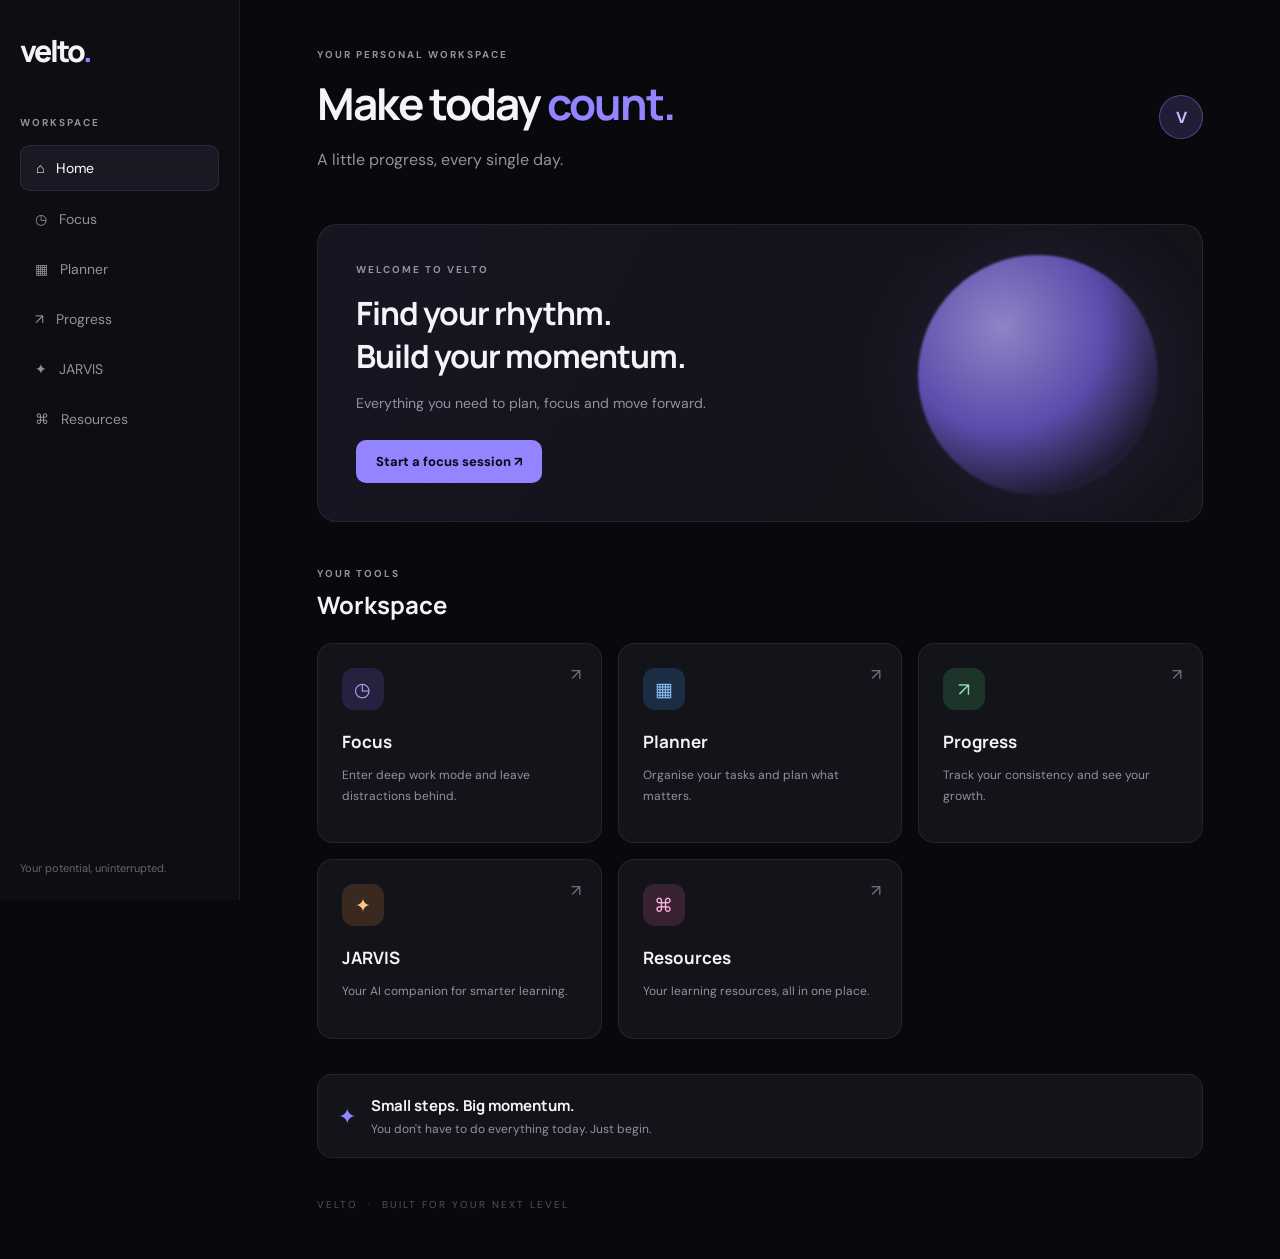
<file: index.html>
<!DOCTYPE html>
<html lang="en">
<head>
<meta charset="UTF-8">
<meta name="viewport" content="width=device-width, initial-scale=1.0">
<title>Velto — Your Space</title>
<link rel="stylesheet" href="style.css">
</head>
<body>

<div class="sidebar">
  <div class="brand">velto<span>.</span></div>
  <div class="nav-label">WORKSPACE</div>
  <a class="nav-item active" href="index.html">⌂ &nbsp; Home</a>
  <a class="nav-item" href="focus.html">◷ &nbsp; Focus</a>
  <a class="nav-item" href="planner.html">▦ &nbsp; Planner</a>
  <a class="nav-item" href="progress.html">↗ &nbsp; Progress</a>
  <a class="nav-item" href="jarvis.html">✦ &nbsp; JARVIS</a>
  <a class="nav-item" href="resources.html">⌘ &nbsp; Resources</a>
  <div class="side-bottom">Your potential, uninterrupted.</div>
</div>

<main>
  <header>
    <div>
      <div class="eyebrow">YOUR PERSONAL WORKSPACE</div>
      <h1>Make today <span>count.</span></h1>
      <p class="sub">A little progress, every single day.</p>
    </div>
    <div class="profile">V</div>
  </header>

  <section class="welcome">
    <div>
      <div class="eyebrow">WELCOME TO VELTO</div>
      <h2>Find your rhythm.<br>Build your momentum.</h2>
      <p>Everything you need to plan, focus and move forward.</p>
      <a class="primary-btn" href="focus.html">Start a focus session ↗</a>
    </div>
    <div class="orb"></div>
  </section>

  <section class="section">
    <div class="section-head">
      <div>
        <div class="eyebrow">YOUR TOOLS</div>
        <h2>Workspace</h2>
      </div>
    </div>

    <div class="cards">
      <a class="tool-card" href="focus.html">
        <div class="card-icon purple">◷</div>
        <h3>Focus</h3>
        <p>Enter deep work mode and leave distractions behind.</p>
        <span class="card-arrow">↗</span>
      </a>

      <a class="tool-card" href="planner.html">
        <div class="card-icon blue">▦</div>
        <h3>Planner</h3>
        <p>Organise your tasks and plan what matters.</p>
        <span class="card-arrow">↗</span>
      </a>

      <a class="tool-card" href="progress.html">
        <div class="card-icon green">↗</div>
        <h3>Progress</h3>
        <p>Track your consistency and see your growth.</p>
        <span class="card-arrow">↗</span>
      </a>

      <a class="tool-card" href="jarvis.html">
        <div class="card-icon orange">✦</div>
        <h3>JARVIS</h3>
        <p>Your AI companion for smarter learning.</p>
        <span class="card-arrow">↗</span>
      </a>

      <a class="tool-card" href="resources.html">
        <div class="card-icon pink">⌘</div>
        <h3>Resources</h3>
        <p>Your learning resources, all in one place.</p>
        <span class="card-arrow">↗</span>
      </a>
    </div>
  </section>

  <section class="bottom-note">
    <span class="note-icon">✦</span>
    <div>
      <h3>Small steps. Big momentum.</h3>
      <p>You don't have to do everything today. Just begin.</p>
    </div>
  </section>

  <footer>VELTO &nbsp;·&nbsp; BUILT FOR YOUR NEXT LEVEL</footer>
</main>

<script src="script.js"></script>
</body>
</html>
</file>
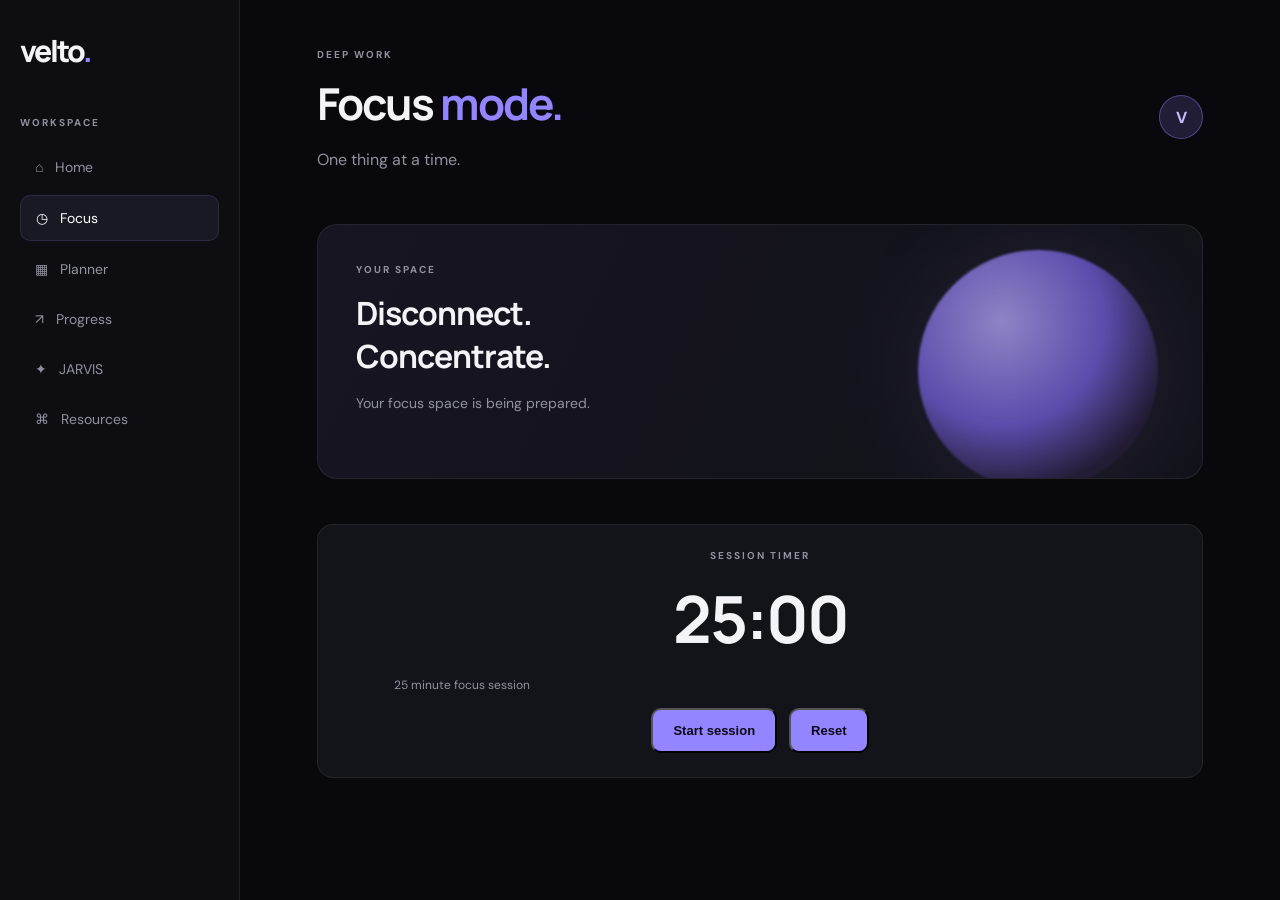
<file: focus.html>
<!DOCTYPE html>
<html lang="en">
<head>
<meta charset="UTF-8">
<meta name="viewport" content="width=device-width, initial-scale=1.0">
<title>Velto | Focus</title>
<link rel="stylesheet" href="style.css">
</head>
<body>
<div class="sidebar">
<div class="brand">velto<span>.</span></div>
<div class="nav-label">WORKSPACE</div>
<a class="nav-item" href="index.html">⌂ &nbsp; Home</a>
<a class="nav-item active" href="focus.html">◷ &nbsp; Focus</a>
<a class="nav-item" href="planner.html">▦ &nbsp; Planner</a>
<a class="nav-item" href="progress.html">↗ &nbsp; Progress</a>
<a class="nav-item" href="jarvis.html">✦ &nbsp; JARVIS</a>
<a class="nav-item" href="resources.html">⌘ &nbsp; Resources</a>
</div>
<main>
<header>
<div>
<div class="eyebrow">DEEP WORK</div>
<h1>Focus <span>mode.</span></h1>
<p class="sub">One thing at a time.</p>
</div>
<div class="profile">V</div>
</header>

<section class="welcome">
<div>
<div class="eyebrow">YOUR SPACE</div>
<h2>Disconnect.<br>Concentrate.</h2>
<p>Your focus space is being prepared.</p>
</div>
<div class="orb"></div>
</section>

<section class="section">
<div class="tool-card" style="text-align:center">
<div class="eyebrow">SESSION TIMER</div>
<h1 id="timer" style="font-size:65px">25:00</h1>
<p>25 minute focus session</p>
<button class="primary-btn" id="startBtn" onclick="startTimer()">Start session</button>
<button class="primary-btn" onclick="resetTimer()" style="margin-left:8px">Reset</button>
</div>
</section>
</main>
<script>
let seconds=1500, interval=null;
function renderTimer(){
document.getElementById('timer').textContent=
String(Math.floor(seconds/60)).padStart(2,'0')+':'+
String(seconds%60).padStart(2,'0');
}
function startTimer(){
if(interval)return;
document.getElementById('startBtn').textContent='Running...';
interval=setInterval(()=>{
if(seconds>0){seconds--;renderTimer();}
else{clearInterval(interval);interval=null;
document.getElementById('startBtn').textContent='Session complete';}
},1000);
}
function resetTimer(){
clearInterval(interval);interval=null;seconds=1500;
renderTimer();document.getElementById('startBtn').textContent='Start session';
}
</script>
</body>
</html>
</file>
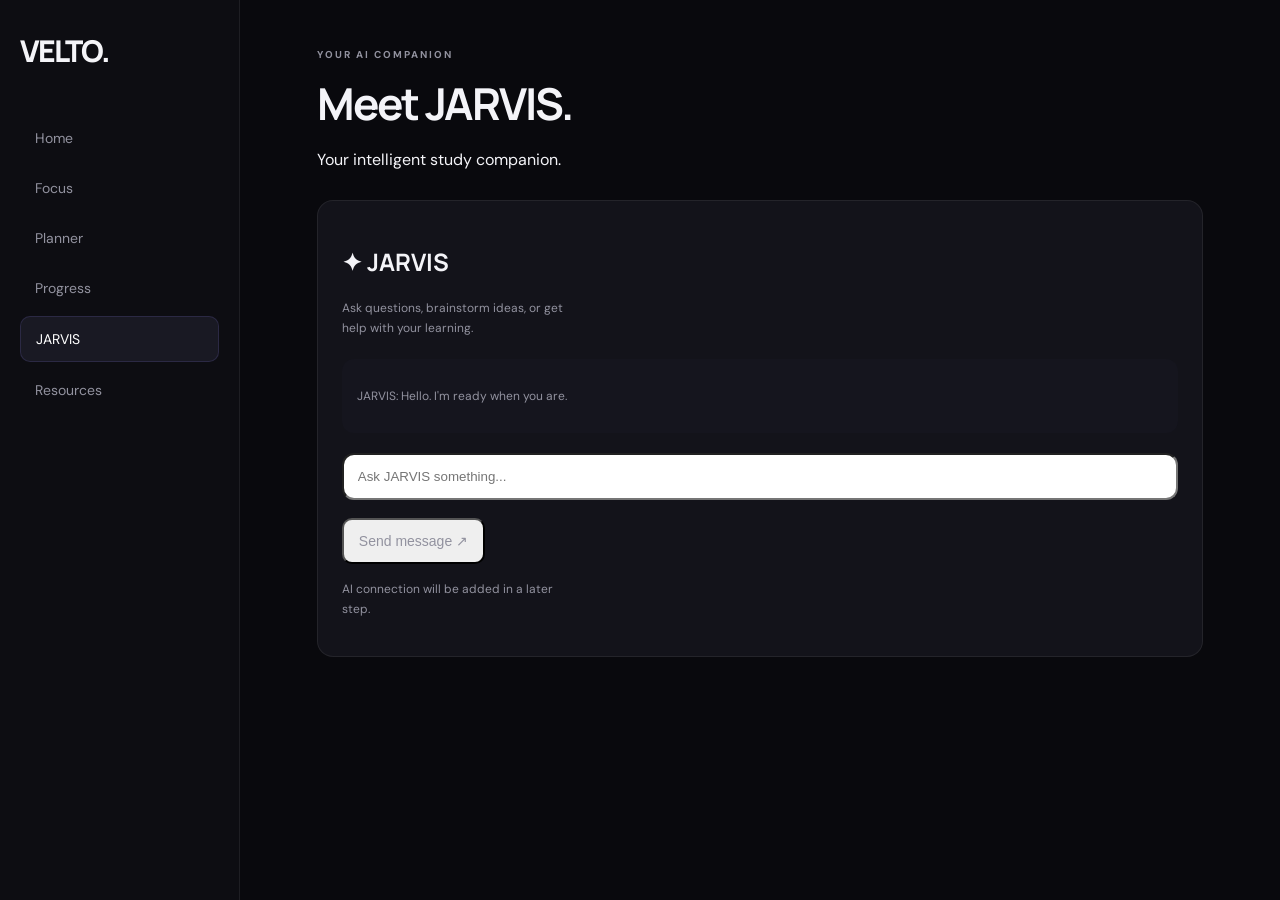
<file: jarvis.html>
<!DOCTYPE html>
<html lang="en">
<head>
<meta charset="UTF-8">
<meta name="viewport" content="width=device-width, initial-scale=1.0">
<title>JARVIS | Velto</title>
<link rel="stylesheet" href="style.css">
</head>
<body>
<div class="sidebar">
<div class="brand">VELTO.</div>
<a class="nav-item" href="index.html">Home</a>
<a class="nav-item" href="focus.html">Focus</a>
<a class="nav-item" href="planner.html">Planner</a>
<a class="nav-item" href="progress.html">Progress</a>
<a class="nav-item active" href="jarvis.html">JARVIS</a>
<a class="nav-item" href="resources.html">Resources</a>
</div>

<main class="main">
<div class="eyebrow">YOUR AI COMPANION</div>
<h1>Meet JARVIS.</h1>
<p>Your intelligent study companion.</p>

<div class="tool-card" style="margin-top:30px">
<h2>✦ JARVIS</h2>
<p>Ask questions, brainstorm ideas, or get help with your learning.</p>
<div id="chat" style="margin:20px 0;padding:15px;background:#15151e;border-radius:12px">
<p>JARVIS: Hello. I'm ready when you are.</p>
</div>
<form id="chat-form">
<input id="message" placeholder="Ask JARVIS something..." required style="width:100%;padding:14px;border-radius:12px;margin-bottom:12px">
<button type="submit" class="nav-item">Send message ↗</button>
</form>
<p style="margin-top:15px;font-size:12px">AI connection will be added in a later step.</p>
</div>
</main>

<script>
document.getElementById("chat-form").addEventListener("submit",function(e){
e.preventDefault();
const msg=document.getElementById("message").value.trim();
if(!msg)return;
const chat=document.getElementById("chat");
chat.innerHTML += "<p><b>You:</b> "+msg.replace(/</g,"&lt;").replace(/>/g,"&gt;")+"</p>";
chat.innerHTML += "<p>JARVIS: The AI connection isn't active yet. We'll connect me soon.</p>";
document.getElementById("message").value="";
});
</script>
</body>
</html>
</file>
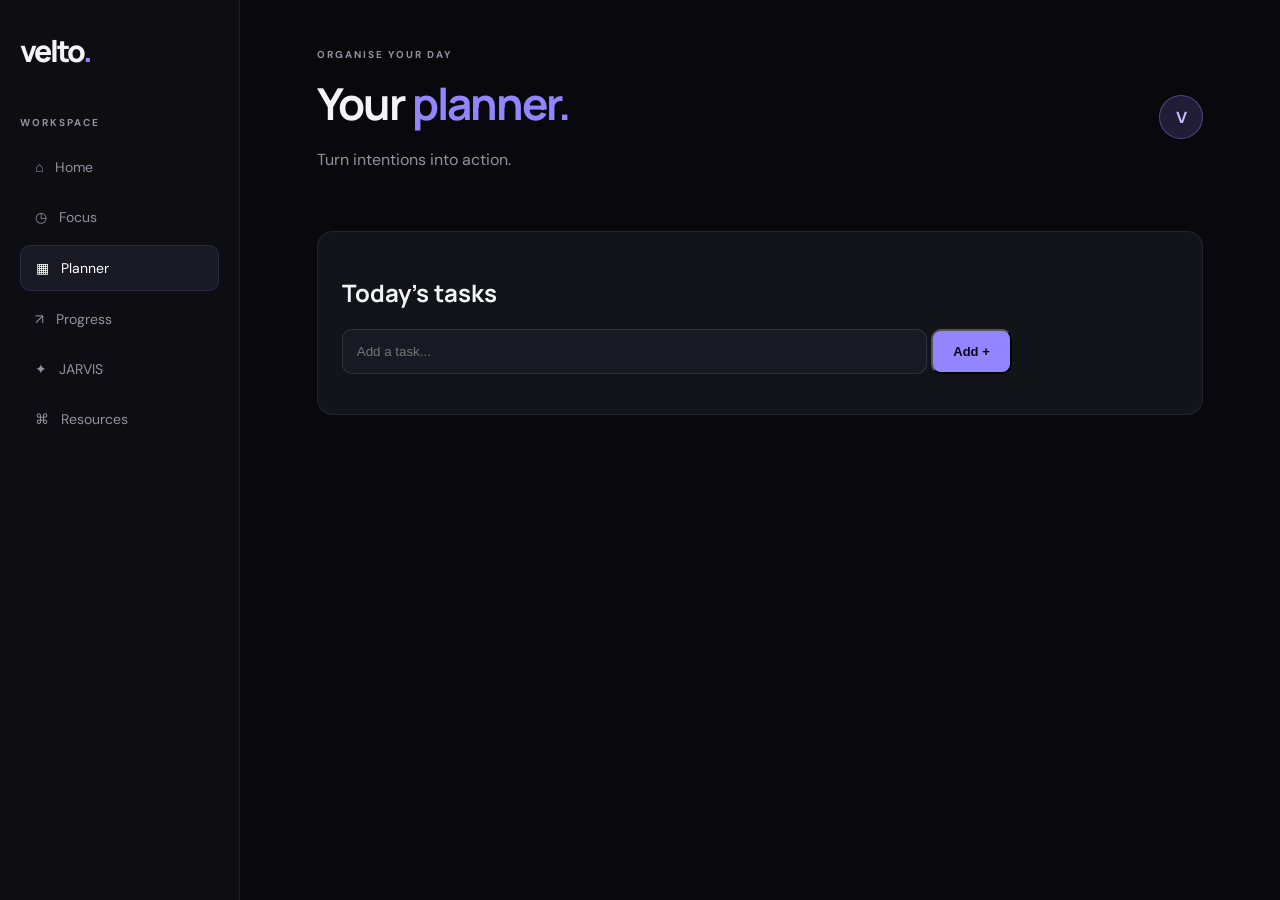
<file: planner.html>
<!DOCTYPE html>
<html lang="en">
<head>
<meta charset="UTF-8">
<meta name="viewport" content="width=device-width, initial-scale=1.0">
<title>Velto | Planner</title>
<link rel="stylesheet" href="style.css">
</head>
<body>
<div class="sidebar">
<div class="brand">velto<span>.</span></div>
<div class="nav-label">WORKSPACE</div>
<a class="nav-item" href="index.html">⌂ &nbsp; Home</a>
<a class="nav-item" href="focus.html">◷ &nbsp; Focus</a>
<a class="nav-item active" href="planner.html">▦ &nbsp; Planner</a>
<a class="nav-item" href="progress.html">↗ &nbsp; Progress</a>
<a class="nav-item" href="jarvis.html">✦ &nbsp; JARVIS</a>
<a class="nav-item" href="resources.html">⌘ &nbsp; Resources</a>
</div>
<main>
<header>
<div>
<div class="eyebrow">ORGANISE YOUR DAY</div>
<h1>Your <span>planner.</span></h1>
<p class="sub">Turn intentions into action.</p>
</div>
<div class="profile">V</div>
</header>

<section class="section">
<div class="tool-card">
<h2>Today's tasks</h2>
<form id="taskForm">
<input id="taskInput" placeholder="Add a task..." required style="padding:14px;width:70%;background:#191923;color:white;border:1px solid rgba(255,255,255,.1);border-radius:10px">
<button class="primary-btn" type="submit">Add +</button>
</form>
<ul id="tasks" style="padding:0;list-style:none"></ul>
</div>
</section>
</main>
<script>
document.getElementById('taskForm').addEventListener('submit',function(e){
e.preventDefault();
const input=document.getElementById('taskInput');
const li=document.createElement('li');
li.style.cssText='padding:15px;margin-top:12px;background:#191923;border:1px solid rgba(255,255,255,.08);border-radius:10px;display:flex;justify-content:space-between;align-items:center';
const label=document.createElement('span');
label.textContent=input.value;
const check=document.createElement('input');
check.type='checkbox';
check.onchange=()=>{label.style.textDecoration=check.checked?'line-through':'none';label.style.opacity=check.checked?'.5':'1';};
const remove=document.createElement('button');
remove.textContent='×';
remove.style.cssText='background:none;color:#aaa;border:0;font-size:20px';
remove.onclick=()=>li.remove();
li.append(label,check,remove);
document.getElementById('tasks').appendChild(li);
input.value='';
});
</script>
</body>
</html>
</file>
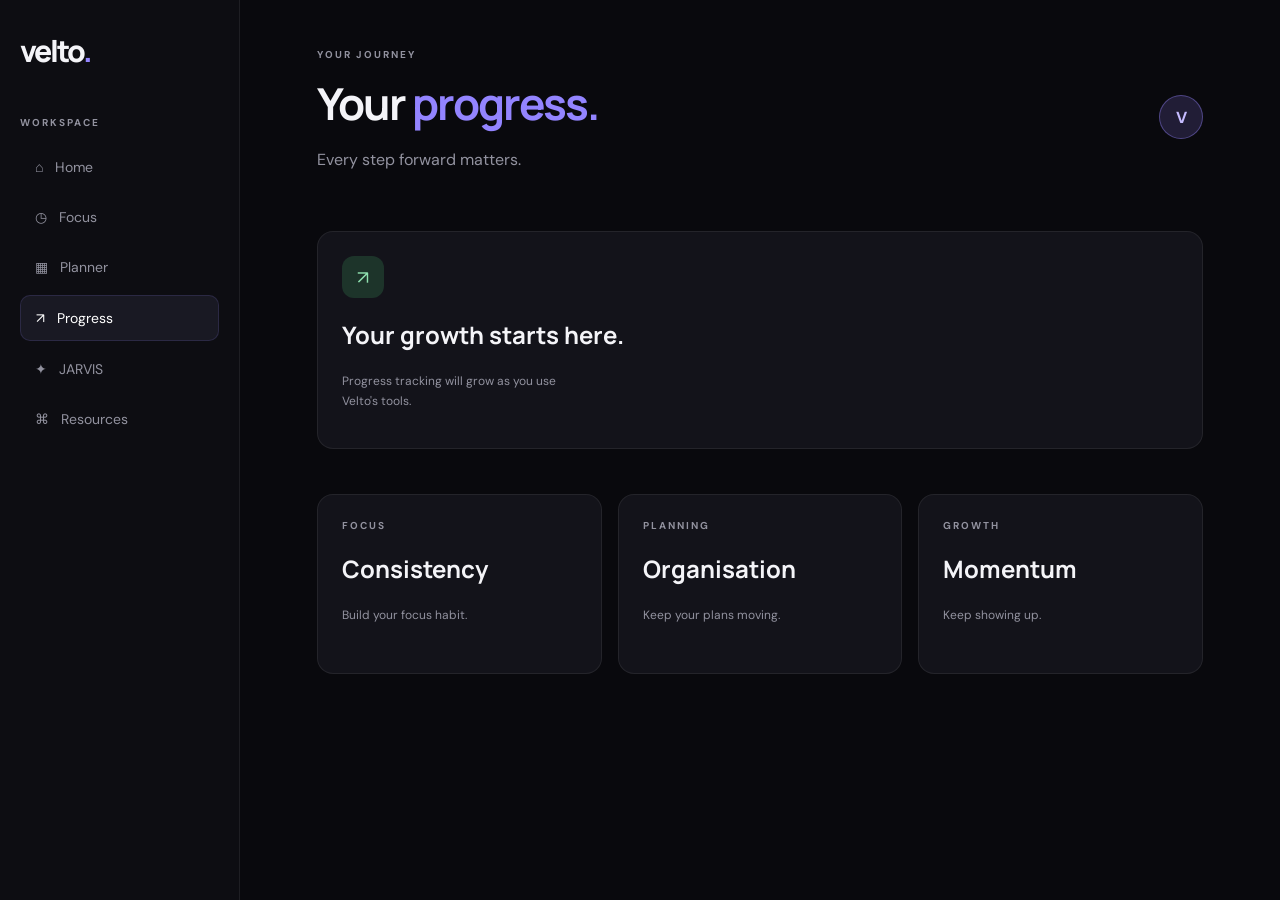
<file: progress.html>
<!DOCTYPE html>
<html lang="en">
<head>
<meta charset="UTF-8">
<meta name="viewport" content="width=device-width, initial-scale=1.0">
<title>Velto | Progress</title>
<link rel="stylesheet" href="style.css">
</head>
<body>
<div class="sidebar">
<div class="brand">velto<span>.</span></div>
<div class="nav-label">WORKSPACE</div>
<a class="nav-item" href="index.html">⌂ &nbsp; Home</a>
<a class="nav-item" href="focus.html">◷ &nbsp; Focus</a>
<a class="nav-item" href="planner.html">▦ &nbsp; Planner</a>
<a class="nav-item active" href="progress.html">↗ &nbsp; Progress</a>
<a class="nav-item" href="jarvis.html">✦ &nbsp; JARVIS</a>
<a class="nav-item" href="resources.html">⌘ &nbsp; Resources</a>
</div>
<main>
<header>
<div>
<div class="eyebrow">YOUR JOURNEY</div>
<h1>Your <span>progress.</span></h1>
<p class="sub">Every step forward matters.</p>
</div>
<div class="profile">V</div>
</header>
<section class="section">
<div class="tool-card">
<div class="card-icon green">↗</div>
<h2>Your growth starts here.</h2>
<p>Progress tracking will grow as you use Velto's tools.</p>
</div>
</section>
<section class="section">
<div class="cards">
<div class="tool-card"><div class="eyebrow">FOCUS</div><h2>Consistency</h2><p>Build your focus habit.</p></div>
<div class="tool-card"><div class="eyebrow">PLANNING</div><h2>Organisation</h2><p>Keep your plans moving.</p></div>
<div class="tool-card"><div class="eyebrow">GROWTH</div><h2>Momentum</h2><p>Keep showing up.</p></div>
</div>
</section>
</main>
</body>
</html>
</file>
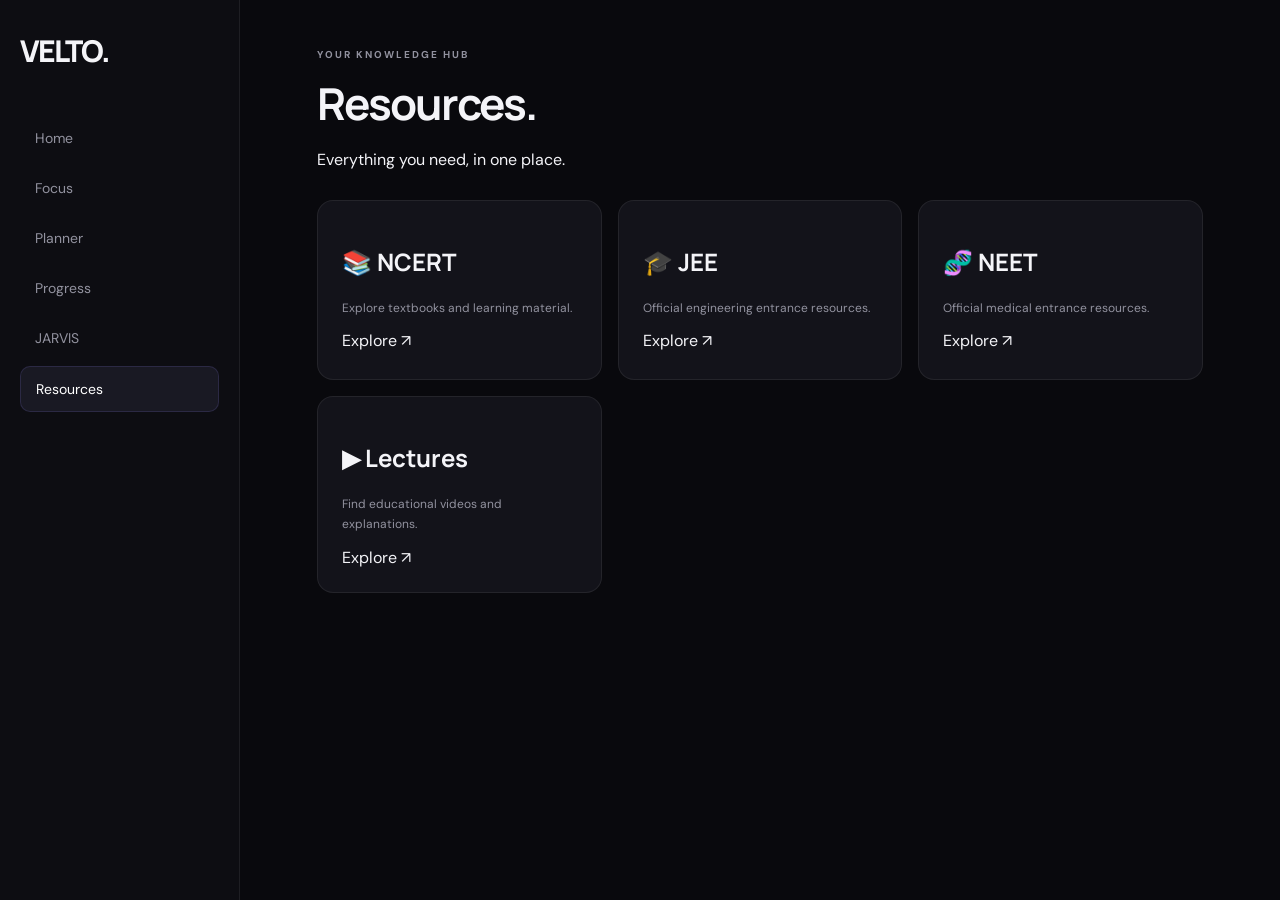
<file: resources.html>
<!DOCTYPE html>
<html lang="en">
<head>
<meta charset="UTF-8">
<meta name="viewport" content="width=device-width, initial-scale=1.0">
<title>Resources | Velto</title>
<link rel="stylesheet" href="style.css">
</head>
<body>
<div class="sidebar">
<div class="brand">VELTO.</div>
<a class="nav-item" href="index.html">Home</a>
<a class="nav-item" href="focus.html">Focus</a>
<a class="nav-item" href="planner.html">Planner</a>
<a class="nav-item" href="progress.html">Progress</a>
<a class="nav-item" href="jarvis.html">JARVIS</a>
<a class="nav-item active" href="resources.html">Resources</a>
</div>

<main class="main">
<div class="eyebrow">YOUR KNOWLEDGE HUB</div>
<h1>Resources.</h1>
<p>Everything you need, in one place.</p>

<div class="cards" style="margin-top:30px">
<div class="tool-card">
<h2>📚 NCERT</h2>
<p>Explore textbooks and learning material.</p>
<a href="https://ncert.nic.in/textbook.php" target="_blank">Explore ↗</a>
</div>

<div class="tool-card">
<h2>🎓 JEE</h2>
<p>Official engineering entrance resources.</p>
<a href="https://jeemain.nta.nic.in/" target="_blank">Explore ↗</a>
</div>

<div class="tool-card">
<h2>🧬 NEET</h2>
<p>Official medical entrance resources.</p>
<a href="https://neet.nta.nic.in/" target="_blank">Explore ↗</a>
</div>

<div class="tool-card">
<h2>▶ Lectures</h2>
<p>Find educational videos and explanations.</p>
<a href="https://www.youtube.com/" target="_blank">Explore ↗</a>
</div>
</div>
</main>
</body>
</html>
</file>
<file: style.css>
@import url('https://fonts.googleapis.com/css2?family=DM+Sans:wght@400;500;600;700&family=Manrope:wght@400;500;600;700;800&display=swap');

:root {
  --bg: #09090d;
  --panel: #13131a;
  --panel2: #191923;
  --text: #f4f4f8;
  --muted: #92929f;
  --accent: #9384ff;
  --border: rgba(255,255,255,.07);
}

* {
  box-sizing: border-box;
}

body {
  margin: 0;
  background: var(--bg);
  color: var(--text);
  font-family: 'DM Sans', sans-serif;
}

a {
  text-decoration: none;
  color: inherit;
}

.sidebar {
  width: 240px;
  position: fixed;
  inset: 0 auto 0 0;
  background: #0d0d12;
  border-right: 1px solid var(--border);
  padding: 30px 20px;
}

.brand {
  font-family: 'Manrope', sans-serif;
  font-size: 30px;
  font-weight: 800;
  letter-spacing: -2px;
  margin-bottom: 45px;
}

.brand span {
  color: var(--accent);
}

.nav-label, .eyebrow {
  font-size: 10px;
  letter-spacing: 2px;
  color: var(--muted);
  font-weight: 700;
}

.nav-label {
  margin-bottom: 16px;
}

.nav-item {
  display: block;
  padding: 13px 15px;
  color: var(--muted);
  margin: 6px 0;
  border-radius: 10px;
  font-size: 14px;
  transition: .2s;
}

.nav-item:hover, .nav-item.active {
  background: var(--panel2);
  color: white;
}

.nav-item.active {
  border: 1px solid rgba(147,132,255,.15);
}

.side-bottom {
  position: absolute;
  bottom: 25px;
  font-size: 11px;
  color: #666672;
}

main {
  margin-left: 240px;
  padding: 48px 6%;
  max-width: 1500px;
}

header {
  display: flex;
  justify-content: space-between;
  align-items: center;
}

h1, h2, h3 {
  font-family: 'Manrope', sans-serif;
}

h1 {
  font-size: clamp(30px,4vw,44px);
  letter-spacing: -2px;
  margin: 12px 0;
}

h1 span {
  color: var(--accent);
}

.sub {
  color: var(--muted);
}

.profile {
  width: 44px;
  height: 44px;
  border: 1px solid rgba(147,132,255,.4);
  background: #211d36;
  color: #c5bbff;
  border-radius: 50%;
  display: grid;
  place-items: center;
  font-weight: 700;
}

.welcome {
  position: relative;
  overflow: hidden;
  margin-top: 38px;
  border: 1px solid var(--border);
  border-radius: 20px;
  padding: 38px;
  background: linear-gradient(115deg,#171522,#13131a 65%);
}

.welcome h2 {
  font-size: 32px;
  letter-spacing: -1px;
  line-height: 1.35;
  margin: 16px 0;
}

.welcome p {
  color: var(--muted);
  font-size: 14px;
  margin-bottom: 28px;
}

.primary-btn {
  display: inline-block;
  background: var(--accent);
  color: #0b0915;
  padding: 13px 20px;
  border-radius: 10px;
  font-weight: 700;
  font-size: 13px;
  transition: .2s;
}

.primary-btn:hover {
  transform: translateY(-2px);
  filter: brightness(1.1);
}

.orb {
  position: absolute;
  width: 240px;
  height: 240px;
  border-radius: 50%;
  right: 5%;
  top: 10%;
  background: radial-gradient(circle at 35% 30%,#b8aaff,#7560dd 45%,#28203e 75%);
  filter: blur(1px);
  opacity: .75;
  box-shadow: 0 0 100px rgba(147,132,255,.16);
}

.section {
  margin-top: 45px;
}

.section-head {
  margin-bottom: 22px;
}

.section-head h2 {
  font-size: 24px;
  margin-top: 8px;
}

.cards {
  display: grid;
  grid-template-columns: repeat(3,1fr);
  gap: 16px;
}

.tool-card {
  position: relative;
  padding: 24px;
  background: var(--panel);
  border: 1px solid var(--border);
  border-radius: 16px;
  min-height: 180px;
  transition: .25s;
}

.tool-card:hover {
  transform: translateY(-4px);
  border-color: rgba(147,132,255,.35);
  background: #171720;
}

.card-icon {
  height: 42px;
  width: 42px;
  border-radius: 12px;
  display: grid;
  place-items: center;
  font-size: 19px;
  margin-bottom: 20px;
}

.purple { background: #27213f; color: #b7a7ff; }
.blue { background: #1c2c42; color: #8bc6ff; }
.green { background: #1d342a; color: #90e1b0; }
.orange { background: #39291e; color: #ffc28c; }
.pink { background: #382232; color: #ffb1dd; }

.tool-card h3 {
  margin: 0 0 9px;
  font-size: 17px;
}

.tool-card p {
  font-size: 12px;
  line-height: 1.7;
  color: var(--muted);
  max-width: 240px;
}

.card-arrow {
  position: absolute;
  right: 20px;
  top: 20px;
  color: #777784;
}

.bottom-note {
  display: flex;
  align-items: center;
  gap: 15px;
  border: 1px solid var(--border);
  background: var(--panel);
  padding: 20px;
  border-radius: 15px;
  margin-top: 35px;
}

.note-icon {
  font-size: 22px;
  color: var(--accent);
}

.bottom-note h3 {
  font-size: 15px;
  margin: 0 0 5px;
}

.bottom-note p {
  color: var(--muted);
  font-size: 12px;
  margin: 0;
}

footer {
  margin-top: 40px;
  color: #50505b;
  font-size: 10px;
  letter-spacing: 2px;
}

@media(max-width:900px) {
  .sidebar {
    width: 190px;
  }

  main {
    margin-left: 190px;
    padding: 35px 5%;
  }

  .cards {
    grid-template-columns: repeat(2,1fr);
  }

  .orb {
    width: 150px;
    height: 150px;
    right: -5%;
  }
}

@media(max-width:600px) {
  .sidebar {
    position: static;
    width: 100%;
    height: auto;
    padding: 16px 18px;
    border-right: none;
    border-bottom: 1px solid var(--border);
  }

  .brand {
    margin-bottom: 15px;
    font-size: 27px;
  }

  .nav-label, .side-bottom {
    display: none;
  }

  .sidebar {
    display: flex;
    flex-wrap: wrap;
    align-items: center;
    gap: 5px;
  }

  .brand {
    width: 100%;
  }

  .nav-item {
    display: inline-block;
    margin: 0;
    padding: 10px 12px;
    font-size: 12px;
  }

  main {
    margin: 0;
    padding: 30px 18px;
  }

  h1 {
    font-size: 32px;
  }

  .welcome {
    padding: 26px;
  }

  .welcome h2 {
    font-size: 25px;
  }

  .orb {
    opacity: .2;
  }

  .cards {
    grid-template-columns: 1fr;
  }

  .tool-card {
    min-height: 150px;
  }

  .profile {
    width: 38px;
    height: 38px;
  }
}
</file>
